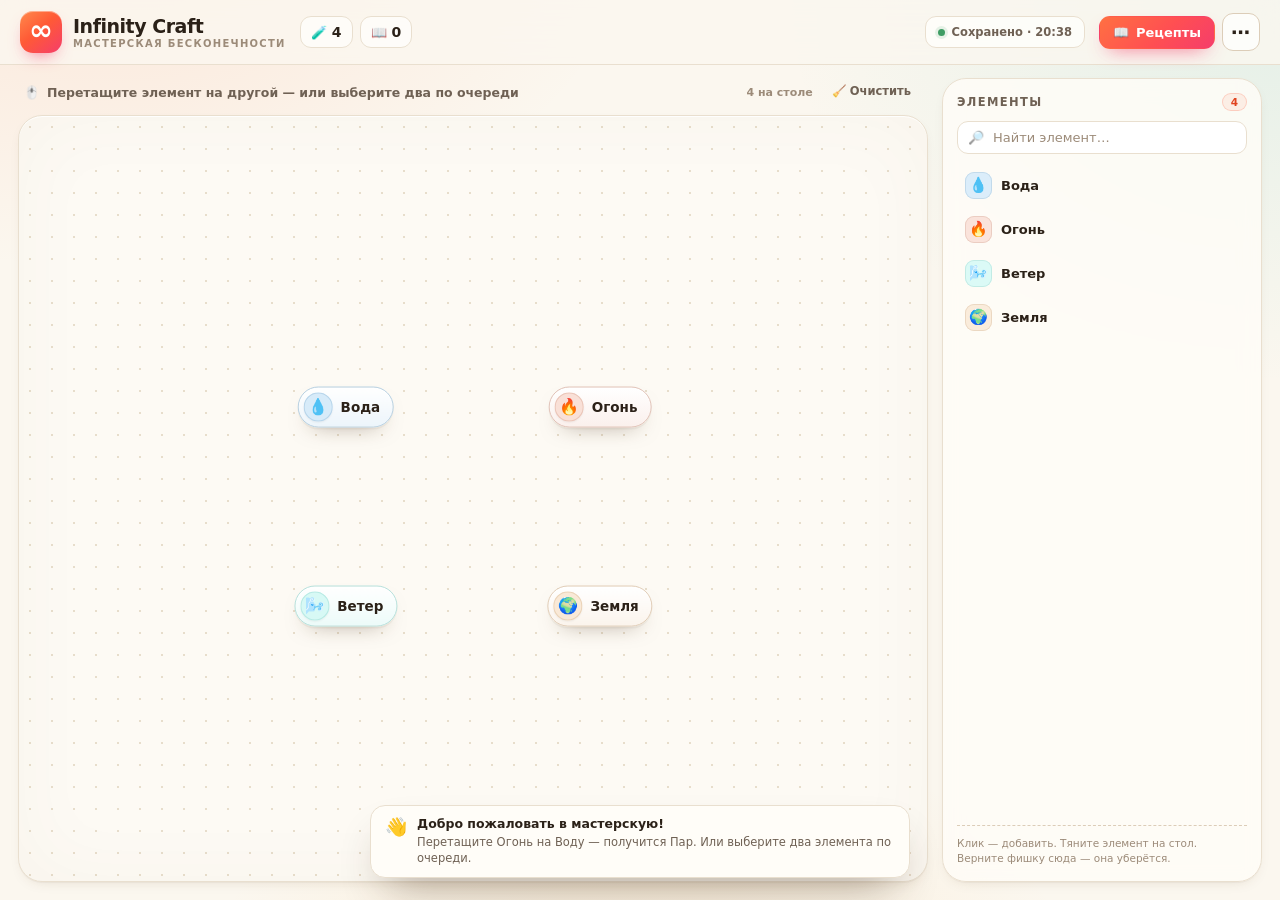
<file: index.html>
﻿<!DOCTYPE html>
<html lang="ru">
<head>
  <meta charset="utf-8">
  <meta name="viewport" content="width=device-width, initial-scale=1, viewport-fit=cover">
  <meta name="theme-color" content="#fbf7ef">
  <meta name="description" content="Infinity Craft на русском: крафты из четырёх стихий, книга рецептов и свои элементы.">
  <title>Infinity Craft — Мастерская бесконечности</title>
  <link rel="icon" href="data:image/svg+xml,%3Csvg xmlns='http://www.w3.org/2000/svg' viewBox='0 0 64 64'%3E%3Crect width='64' height='64' rx='16' fill='%23ff5a36'/%3E%3Ctext x='32' y='47' font-size='40' text-anchor='middle' fill='white' font-family='Arial'%3E%E2%88%9E%3C/text%3E%3C/svg%3E">
  <link rel="stylesheet" href="styles.css">
</head>
<body>
  <div class="app">
    <header class="topbar">
      <div class="brand">
        <div class="brand-mark" aria-hidden="true">∞</div>
        <div class="brand-text">
          <h1>Infinity Craft</h1>
          <p>мастерская бесконечности</p>
        </div>
      </div>

      <div class="stats" aria-label="Прогресс">
        <div class="stat" title="Открыто элементов">
          <span aria-hidden="true">🧪</span>
          <b id="statElements">4</b>
          <small>элементов</small>
        </div>
        <div class="stat" title="Открыто рецептов">
          <span aria-hidden="true">📖</span>
          <b id="statRecipes">0</b>
          <small>рецептов</small>
        </div>
      </div>

      <div class="topbar-spacer"></div>

      <button class="save-pill" id="savePill" type="button" title="Сохранить сейчас">
        <span class="save-dot" id="saveDot"></span>
        <span id="saveText">Сохранено</span>
      </button>

      <div class="actions">
        <button class="btn btn--primary" id="btnRecipes" type="button" title="Книга рецептов">
          <span aria-hidden="true">📖</span><span class="btn-label">Рецепты</span>
        </button>
        <button class="btn btn--icon" id="btnMenu" type="button" aria-haspopup="menu"
                aria-expanded="false" aria-controls="menu" title="Меню" aria-label="Меню">⋯</button>
      </div>
    </header>

    <main class="workspace">
      <section class="board-column" aria-label="Стол крафта">
        <div class="board-toolbar">
          <p class="board-tip"><span aria-hidden="true">🖱️</span> Перетащите элемент на другой — или выберите два по очереди</p>
          <div class="board-tools">
            <span class="board-counter" id="boardCounter">4 на столе</span>
            <button class="btn btn--tiny" id="btnClear" type="button">🧹 Очистить</button>
          </div>
        </div>

        <div class="board is-empty" id="board" aria-label="Поле для крафта">
          <div class="board-empty" id="boardEmpty">
            <div class="board-empty-art" aria-hidden="true">✦</div>
            <p>Стол пуст</p>
            <span>Добавьте элемент из панели справа</span>
          </div>
        </div>
      </section>

      <aside class="panel" aria-label="Открытые элементы">
        <div class="panel-head">
          <h2>Элементы</h2>
          <span class="panel-count" id="panelCount">4</span>
        </div>

        <label class="search">
          <span aria-hidden="true">🔎</span>
          <input id="searchInput" type="search" placeholder="Найти элемент…" autocomplete="off" spellcheck="false" aria-label="Поиск элемента">
        </label>

        <div class="elements-list" id="elementsList"></div>

        <div class="panel-foot">
          <p class="panel-hint">Клик — добавить. Тяните элемент на стол.<br>Верните фишку сюда — она уберётся.</p>
        </div>
      </aside>
    </main>
  </div>

  <div class="toasts" id="toasts" aria-live="polite" aria-atomic="false"></div>
  <div class="confetti-layer" id="confettiLayer" aria-hidden="true"></div>

  <div class="menu" id="menu" role="menu" hidden>
    <button type="button" role="menuitem" data-action="save">💾 Сохранить сейчас</button>
    <button type="button" role="menuitem" data-action="export">📤 Экспорт сохранения</button>
    <button type="button" role="menuitem" data-action="import">📥 Импорт сохранения</button>
    <button type="button" role="menuitem" data-action="sound" id="menuSound">🔊 Звук: вкл</button>
    <div class="menu-sep"></div>
    <button type="button" role="menuitem" data-action="clear">🧹 Очистить стол</button>
    <button type="button" role="menuitem" data-action="reset" class="danger">♻️ Сбросить прогресс</button>
  </div>
  <input type="file" id="importFile" accept="application/json,.json" hidden>

  <dialog class="modal" id="recipesDialog" aria-labelledby="recipesTitle">
    <div class="modal-head">
      <div>
        <h3 id="recipesTitle">Книга рецептов</h3>
        <p id="recipesSubtitle">Открытые комбинации</p>
      </div>
      <button class="modal-close" type="button" data-close aria-label="Закрыть">✕</button>
    </div>
    <div class="modal-body">
      <label class="search search--modal">
        <span aria-hidden="true">🔎</span>
        <input id="recipeSearch" type="search" placeholder="Поиск по рецептам…" autocomplete="off" spellcheck="false" aria-label="Поиск по рецептам">
      </label>
      <div class="recipe-list" id="recipeList"></div>
      <p class="recipe-count" id="recipeCount"></p>
    </div>
  </dialog>

  <dialog class="modal modal--confirm" id="confirmDialog" aria-labelledby="confirmTitle">
    <div class="confirm-icon" id="confirmIcon" aria-hidden="true">⚠️</div>
    <h3 id="confirmTitle">Подтвердите действие</h3>
    <p id="confirmText"></p>
    <div class="confirm-actions">
      <button class="btn" type="button" id="confirmCancel">Отмена</button>
      <button class="btn btn--danger" type="button" id="confirmOk">Подтвердить</button>
    </div>
  </dialog>

  <noscript>
    <div style="position:fixed;inset:0;display:grid;place-items:center;background:#fbf7ef;z-index:999;font:16px sans-serif;text-align:center;padding:24px">
      Для игры нужен включённый JavaScript.
    </div>
  </noscript>

  <script src="recipes-user.js"></script>
  <script src="recipes.js"></script>
  <script src="game.js"></script>
</body>
</html>
</file>
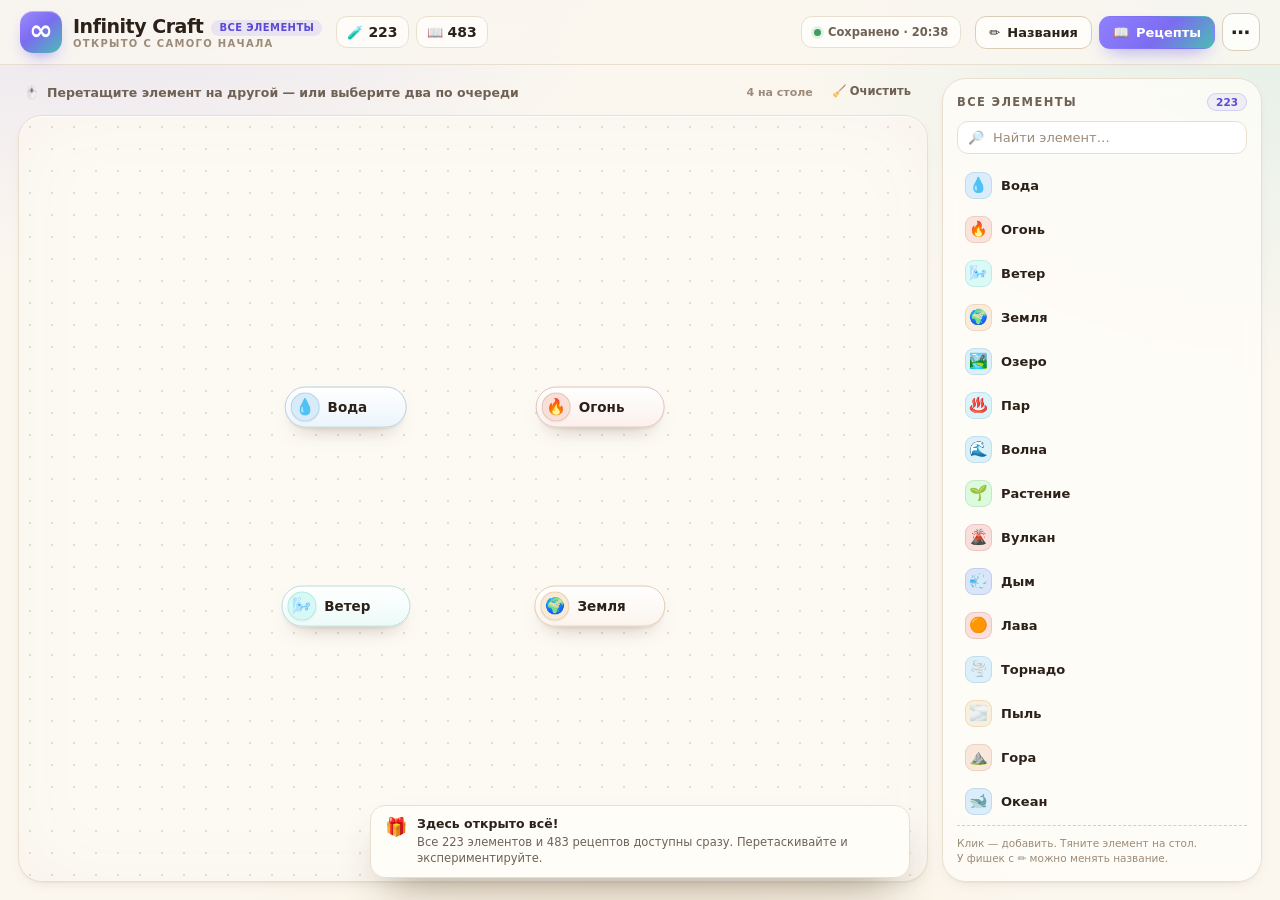
<file: all.html>
﻿<!DOCTYPE html>
<html lang="ru">
<head>
  <meta charset="utf-8">
  <meta name="viewport" content="width=device-width, initial-scale=1, viewport-fit=cover">
  <meta name="theme-color" content="#fbf7ef">
  <meta name="description" content="Infinity Craft — версия со всеми 223 элементами и 483 рецептами, открытыми сразу.">
  <title>Infinity Craft — все элементы</title>
  <link rel="icon" href="data:image/svg+xml,%3Csvg xmlns='http://www.w3.org/2000/svg' viewBox='0 0 64 64'%3E%3Crect width='64' height='64' rx='16' fill='%237c6cf0'/%3E%3Ctext x='32' y='47' font-size='40' text-anchor='middle' fill='white' font-family='Arial'%3E%E2%88%9E%3C/text%3E%3C/svg%3E">
  <link rel="stylesheet" href="styles.css">
  <link rel="stylesheet" href="all.css">
</head>
<body class="theme-all">
  <div class="app">
    <header class="topbar">
      <div class="brand">
        <div class="brand-mark" aria-hidden="true">∞</div>
        <div class="brand-text">
          <h1>Infinity Craft <span class="mode-badge">все элементы</span></h1>
          <p>открыто с самого начала</p>
        </div>
      </div>

      <div class="stats" aria-label="Прогресс">
        <div class="stat" title="Всего элементов в игре">
          <span aria-hidden="true">🧪</span>
          <b id="statElements">0</b>
          <small>элементов</small>
        </div>
        <div class="stat" title="Открыто рецептов">
          <span aria-hidden="true">📖</span>
          <b id="statRecipes">0</b>
          <small>рецептов</small>
        </div>
      </div>

      <div class="topbar-spacer"></div>

      <button class="save-pill" id="savePill" type="button" title="Сохранить сейчас">
        <span class="save-dot" id="saveDot"></span>
        <span id="saveText">Сохранено</span>
      </button>

      <div class="actions">
        <button class="btn" id="btnEditor" type="button" title="Изменить названия элементов">
          <span aria-hidden="true">✏️</span><span class="btn-label">Названия</span>
        </button>
        <button class="btn btn--primary" id="btnRecipes" type="button" title="Книга рецептов">
          <span aria-hidden="true">📖</span><span class="btn-label">Рецепты</span>
        </button>
        <button class="btn btn--icon" id="btnMenu" type="button" aria-haspopup="menu"
                aria-expanded="false" aria-controls="menu" title="Меню" aria-label="Меню">⋯</button>
      </div>
    </header>

    <main class="workspace">
      <section class="board-column" aria-label="Стол крафта">
        <div class="board-toolbar">
          <p class="board-tip"><span aria-hidden="true">🖱️</span> Перетащите элемент на другой — или выберите два по очереди</p>
          <div class="board-tools">
            <span class="board-counter" id="boardCounter">0 на столе</span>
            <button class="btn btn--tiny" id="btnClear" type="button">🧹 Очистить</button>
          </div>
        </div>

        <div class="board is-empty" id="board" aria-label="Поле для крафта">
          <div class="board-empty" id="boardEmpty">
            <div class="board-empty-art" aria-hidden="true">✦</div>
            <p>Стол пуст</p>
            <span>Все элементы уже открыты — просто перетащите их сюда</span>
          </div>
        </div>
      </section>

      <aside class="panel" aria-label="Все элементы">
        <div class="panel-head">
          <h2>Все элементы</h2>
          <span class="panel-count" id="panelCount">0</span>
        </div>

        <label class="search">
          <span aria-hidden="true">🔎</span>
          <input id="searchInput" type="search" placeholder="Найти элемент…" autocomplete="off" spellcheck="false" aria-label="Поиск элемента">
        </label>

        <div class="elements-list" id="elementsList"></div>

        <form class="quick-rename" id="quickRename" hidden autocomplete="off">
          <label class="search search--modal">
            <span aria-hidden="true">✏️</span>
            <input id="quickRenameInput" type="text" placeholder="Новое название…" spellcheck="false" aria-label="Новое название элемента">
          </label>
          <button class="btn btn--tiny" type="button" id="quickRenameCancel" title="Отменить (Esc)">Ок</button>
        </form>

        <div class="panel-foot">
          <p class="panel-hint">Клик — добавить. Тяните элемент на стол.<br>У фишек с ✏️ можно менять название.</p>
        </div>
      </aside>
    </main>
  </div>

  <div class="toasts" id="toasts" aria-live="polite" aria-atomic="false"></div>
  <div class="confetti-layer" id="confettiLayer" aria-hidden="true"></div>

  <div class="menu" id="menu" role="menu" hidden>
    <button type="button" role="menuitem" data-action="save">💾 Сохранить сейчас</button>
    <button type="button" role="menuitem" data-action="export">📤 Экспорт сохранения</button>
    <button type="button" role="menuitem" data-action="import">📥 Импорт сохранения</button>
    <button type="button" role="menuitem" data-action="sound" id="menuSound">🔊 Звук: вкл</button>
    <button type="button" role="menuitem" data-action="proposals" id="menuProposals">📝 Мои рецепты</button>
    <button type="button" role="menuitem" data-action="editor" id="menuEditor">✏️ Изменить названия</button>
    <div class="menu-sep"></div>
    <button type="button" role="menuitem" data-action="clear">🧹 Очистить стол</button>
    <button type="button" role="menuitem" data-action="reset" class="danger">♻️ Сбросить стол</button>
    <div class="menu-sep"></div>
    <a class="menu-link" href="index.html" role="menuitem">🧪 Обычная версия (с прогрессом)</a>
  </div>
  <input type="file" id="importFile" accept="application/json,.json" hidden>

  <dialog class="modal" id="recipesDialog" aria-labelledby="recipesTitle">
    <div class="modal-head">
      <div>
        <h3 id="recipesTitle">Книга рецептов</h3>
        <p id="recipesSubtitle">Открытые комбинации</p>
      </div>
      <button class="modal-close" type="button" data-close aria-label="Закрыть">✕</button>
    </div>
    <div class="modal-body">
      <label class="search search--modal">
        <span aria-hidden="true">🔎</span>
        <input id="recipeSearch" type="search" placeholder="Поиск по рецептам…" autocomplete="off" spellcheck="false" aria-label="Поиск по рецептам">
      </label>
      <div class="recipe-list" id="recipeList"></div>
      <p class="recipe-count" id="recipeCount"></p>
    </div>
  </dialog>

  <dialog class="modal modal--propose" id="proposeDialog" aria-labelledby="proposeTitle">
    <div class="modal-head">
      <div>
        <h3 id="proposeTitle">Такого рецепта пока нет</h3>
        <p id="proposeSubtitle">Выберите, что получится</p>
      </div>
      <button class="modal-close" type="button" data-close aria-label="Закрыть">✕</button>
    </div>

    <div class="modal-body propose-body">
      <div class="propose-pair">
        <div class="propose-side" id="proposeA"></div>
        <span class="mini-op">+</span>
        <div class="propose-side" id="proposeB"></div>
        <span class="recipe-arrow">→</span>
        <span class="propose-unknown" aria-hidden="true">?</span>
      </div>

      <p class="propose-note" id="proposeNote"></p>

      <form class="propose-form" id="proposeForm" autocomplete="off">
        <label class="search search--modal">
          <span aria-hidden="true">🔎</span>
          <input id="proposeInput" type="text" placeholder="Что получится? Введите элемент или имя нового…"
                 spellcheck="false" aria-label="Результат соединения">
        </label>

        <div class="propose-grid" id="proposeGrid" role="listbox" aria-label="Все элементы"></div>

        <div class="propose-actions">
          <button class="btn" type="button" id="proposeSkip">Пропустить</button>
          <button class="btn btn--danger" type="submit" id="proposeSave">✚ Сохранить рецепт</button>
        </div>
        <p class="propose-hint" id="proposeSaveHint" role="status"></p>
      </form>

      <div class="propose-footer">
        <span class="propose-count-pill">📝 У вас рецептов: <b id="proposeCount">0</b></span>
        <button class="btn btn--tiny" type="button" id="proposeApply">✅ Применить мои предложения</button>
      </div>
      <div class="proposal-list" id="proposeList"></div>
    </div>
  </dialog>

  <dialog class="modal" id="proposalsDialog" aria-labelledby="proposalsTitle">
    <div class="modal-head">
      <div>
        <h3 id="proposalsTitle">Мои рецепты</h3>
        <p>Предложения, которые будут добавлены в основную игру</p>
      </div>
      <button class="modal-close" type="button" data-close aria-label="Закрыть">✕</button>
    </div>
    <div class="modal-body">
      <div class="propose-footer">
        <span class="propose-count-pill">📝 Всего: <b id="proposalsCount">0</b></span>
        <button class="btn btn--tiny" type="button" id="proposalsCopy">📋 Скопировать все</button>
        <button class="btn btn--tiny" type="button" id="proposalsExport">📥 Скачать JSON</button>
      </div>
      <p class="propose-hint" id="proposeHint" role="status"></p>
      <div class="proposal-list" id="proposalsList"></div>
    </div>
  </dialog>

  <dialog class="modal" id="editorDialog" aria-labelledby="editorTitle">
    <div class="modal-head">
      <div>
        <h3 id="editorTitle">Изменить названия</h3>
        <p>Нажмите на элемент, чтобы переименовать его. Названия сохраняются как есть.</p>
      </div>
      <button class="modal-close" type="button" data-close aria-label="Закрыть">✕</button>
    </div>
    <div class="modal-body">
      <label class="search search--modal">
        <span aria-hidden="true">🔎</span>
        <input id="editorSearch" type="search" placeholder="Найти элемент…" autocomplete="off" spellcheck="false" aria-label="Поиск элемента">
      </label>
      <div class="editor-list" id="editorRows"></div>
      <p class="recipe-count" id="editorCount"></p>
    </div>
  </dialog>

  <dialog class="modal modal--rename" id="renameDialog" aria-labelledby="renameTitle">
    <div class="modal-head">
      <div>
        <h3 id="renameTitle">Название элемента</h3>
        <p id="renameSubtitle"></p>
      </div>
      <button class="modal-close" type="button" data-close aria-label="Закрыть">✕</button>
    </div>
    <form class="modal-body rename-body" id="renameForm" autocomplete="off">
      <label class="rename-field">
        <span>Название</span>
        <input id="renameInput" type="text" spellcheck="false" maxlength="60">
      </label>
      <label class="rename-field rename-field--emoji">
        <span>Эмодзи</span>
        <input id="renameEmoji" type="text" spellcheck="false" maxlength="8" inputmode="text">
      </label>
      <p class="propose-hint" id="renameHint" role="status"></p>
      <div class="propose-actions">
        <button class="btn" type="button" id="renameReset">↺ Вернуть прежнее</button>
        <button class="btn btn--primary" type="submit">💾 Сохранить</button>
      </div>
    </form>
  </dialog>

  <dialog class="modal modal--confirm" id="confirmDialog" aria-labelledby="confirmTitle">
    <div class="confirm-icon" id="confirmIcon" aria-hidden="true">⚠️</div>
    <h3 id="confirmTitle">Подтвердите действие</h3>
    <p id="confirmText"></p>
    <div class="confirm-actions">
      <button class="btn" type="button" id="confirmCancel">Отмена</button>
      <button class="btn btn--danger" type="button" id="confirmOk">Подтвердить</button>
    </div>
  </dialog>

  <noscript>
    <div style="position:fixed;inset:0;display:grid;place-items:center;background:#fbf7ef;z-index:999;font:16px sans-serif;text-align:center;padding:24px">
      Для игры нужен включённый JavaScript.
    </div>
  </noscript>

  <script src="recipes-user.js"></script>
  <script src="recipes.js"></script>
  <script src="config-all.js"></script>
  <script src="game.js"></script>
</body>
</html>
</file>
<file: styles.css>
/* =========================================================
   Infinity Craft — оформление
   ========================================================= */

:root {
  --paper: #fbf7ef;
  --paper-2: #f4ecdf;
  --card: #fffdf8;
  --ink: #2b2118;
  --ink-soft: #6f6154;
  --ink-faint: #9c8b79;
  --line: #e9dfcf;
  --line-strong: #dccdb8;
  --accent: #ff5a36;
  --accent-deep: #e0431f;
  --gold: #f0a93b;
  --green: #3f9d64;
  --danger: #cf3f2d;
  --radius: 24px;
  --shadow-sm: 0 1px 0 rgba(90, 60, 25, 0.04), 0 5px 16px -10px rgba(90, 60, 25, 0.28);
  --shadow-md: 0 22px 44px -22px rgba(70, 45, 20, 0.38);
  --font: "Segoe UI Variable Display", "Segoe UI", system-ui, -apple-system, "Inter", "Helvetica Neue", Arial, sans-serif;
  --emoji: "Segoe UI Emoji", "Apple Color Emoji", "Noto Color Emoji", sans-serif;
}

* { box-sizing: border-box; }

[hidden] { display: none !important; }

html, body {
  height: 100%;
  margin: 0;
}

body {
  font-family: var(--font);
  color: var(--ink);
  background: var(--paper);
  overflow: hidden;
  -webkit-font-smoothing: antialiased;
  text-rendering: optimizeLegibility;
}

body::before {
  content: "";
  position: fixed;
  inset: 0;
  z-index: -1;
  background:
    radial-gradient(900px 600px at 8% -10%, rgba(255, 138, 92, 0.16), transparent 60%),
    radial-gradient(800px 620px at 100% 0%, rgba(74, 190, 180, 0.13), transparent 62%),
    radial-gradient(700px 500px at 50% 115%, rgba(242, 169, 59, 0.14), transparent 65%),
    var(--paper);
}

button { font-family: inherit; }

button:focus-visible,
input:focus-visible,
.chip:focus-visible {
  outline: 3px solid rgba(255, 90, 54, 0.38);
  outline-offset: 2px;
}

/* ---------- каркас ---------- */

.app {
  height: 100dvh;
  display: flex;
  flex-direction: column;
  min-height: 0;
}

.topbar {
  position: relative;
  z-index: 40;
  flex: 0 0 auto;
  display: flex;
  align-items: center;
  gap: 14px;
  padding: 11px 20px;
  background: rgba(251, 247, 239, 0.82);
  border-bottom: 1px solid var(--line);
  backdrop-filter: blur(16px) saturate(1.1);
  -webkit-backdrop-filter: blur(16px) saturate(1.1);
}

.brand {
  display: flex;
  align-items: center;
  gap: 11px;
  min-width: 0;
}

.brand-mark {
  width: 42px;
  height: 42px;
  flex: 0 0 auto;
  display: grid;
  place-items: center;
  border-radius: 13px;
  background: linear-gradient(140deg, #ff8a4c 0%, #ff5a36 45%, #f53d6b 100%);
  color: #fff;
  font-size: 29px;
  font-weight: 700;
  line-height: 1;
  padding-bottom: 3px;
  box-shadow: 0 8px 18px -9px rgba(245, 61, 107, 0.9), inset 0 1px 0 rgba(255, 255, 255, 0.4);
}

.brand-text { min-width: 0; }

.brand h1 {
  margin: 0;
  font-size: 19px;
  font-weight: 800;
  letter-spacing: -0.025em;
  white-space: nowrap;
}

.brand p {
  margin: 1px 0 0;
  font-size: 10px;
  font-weight: 700;
  letter-spacing: 0.13em;
  text-transform: uppercase;
  color: var(--ink-faint);
  white-space: nowrap;
}

.topbar-spacer { flex: 1; }

.stats {
  display: flex;
  align-items: center;
  gap: 7px;
}

.stat {
  display: flex;
  align-items: center;
  gap: 5px;
  padding: 7px 11px;
  border: 1px solid var(--line);
  border-radius: 11px;
  background: rgba(255, 255, 255, 0.62);
  font-size: 13px;
  line-height: 1;
  white-space: nowrap;
}

.stat > span:first-child { font-family: var(--emoji); font-size: 13px; }
.stat b { font-size: 14px; font-weight: 800; font-variant-numeric: tabular-nums; }
.stat small { font-size: 11px; font-weight: 600; color: var(--ink-soft); }

.save-pill {
  display: inline-flex;
  align-items: center;
  gap: 7px;
  padding: 8px 12px;
  border: 1px solid var(--line);
  border-radius: 11px;
  background: rgba(255, 255, 255, 0.62);
  color: var(--ink-soft);
  font-size: 11.5px;
  font-weight: 650;
  white-space: nowrap;
  cursor: pointer;
  transition: background 0.15s, border-color 0.15s;
  font-variant-numeric: tabular-nums;
}

.save-pill:hover { background: #fff; border-color: var(--line-strong); }

.save-dot {
  width: 7px;
  height: 7px;
  border-radius: 50%;
  background: var(--green);
  box-shadow: 0 0 0 3px rgba(63, 157, 100, 0.13);
  transition: background 0.15s, box-shadow 0.15s;
}

.save-pill[data-state="saving"] .save-dot {
  background: var(--gold);
  box-shadow: 0 0 0 3px rgba(240, 169, 59, 0.16);
  animation: dot-pulse 0.9s ease-in-out infinite;
}

.save-pill[data-state="error"] {
  color: var(--danger);
  border-color: rgba(207, 63, 45, 0.4);
}
.save-pill[data-state="error"] .save-dot {
  background: var(--danger);
  box-shadow: 0 0 0 3px rgba(207, 63, 45, 0.14);
}

.actions {
  display: flex;
  align-items: center;
  gap: 7px;
}

.btn {
  display: inline-flex;
  align-items: center;
  justify-content: center;
  gap: 7px;
  padding: 9px 13px;
  border: 1px solid var(--line-strong);
  border-radius: 11px;
  background: rgba(255, 255, 255, 0.72);
  color: var(--ink);
  font: inherit;
  font-size: 13px;
  font-weight: 700;
  line-height: 1;
  white-space: nowrap;
  cursor: pointer;
  transition: transform 0.15s, background 0.15s, box-shadow 0.15s, border-color 0.15s;
}

.btn:hover {
  background: #fff;
  border-color: #cdbca4;
  transform: translateY(-1px);
  box-shadow: var(--shadow-sm);
}

.btn:active { transform: translateY(0); box-shadow: none; }

.btn--primary {
  border-color: transparent;
  color: #fff;
  background: linear-gradient(135deg, #ff7042 0%, #ff4f52 55%, #f53d6b 100%);
  box-shadow: 0 8px 20px -10px rgba(245, 61, 107, 0.9);
}

.btn--primary:hover {
  background: linear-gradient(135deg, #ff7d51 0%, #ff5a5d 55%, #f74876 100%);
  border-color: transparent;
  box-shadow: 0 12px 24px -11px rgba(245, 61, 107, 0.95);
}

.btn--icon {
  width: 38px;
  height: 38px;
  padding: 0;
  font-size: 19px;
  font-weight: 700;
  letter-spacing: 0.05em;
}

.btn--tiny {
  padding: 6px 10px;
  font-size: 11.5px;
  border-radius: 9px;
  background: transparent;
  color: var(--ink-soft);
  border-color: transparent;
}

.btn--tiny:hover { background: #fff; border-color: var(--line); }

.btn--danger {
  background: var(--danger);
  border-color: transparent;
  color: #fff;
  box-shadow: 0 8px 18px -10px rgba(207, 63, 45, 0.8);
}
.btn--danger:hover { background: #b93726; border-color: transparent; }

/* ---------- рабочая область ---------- */

.workspace {
  flex: 1;
  min-height: 0;
  display: flex;
  gap: 14px;
  padding: 13px 18px 18px;
}

.board-column {
  flex: 1;
  min-width: 0;
  min-height: 0;
  display: flex;
  flex-direction: column;
  gap: 9px;
}

.board-toolbar {
  flex: 0 0 auto;
  display: flex;
  align-items: center;
  justify-content: space-between;
  gap: 12px;
  min-height: 28px;
  padding: 0 6px;
}

.board-tip {
  margin: 0;
  display: flex;
  align-items: center;
  gap: 7px;
  font-size: 12.5px;
  font-weight: 550;
  color: var(--ink-soft);
  min-width: 0;
}

.board-tip > span { font-family: var(--emoji); }

.board-tools {
  display: flex;
  align-items: center;
  gap: 8px;
  flex: 0 0 auto;
}

.board-counter {
  font-size: 11px;
  font-weight: 650;
  color: var(--ink-faint);
  font-variant-numeric: tabular-nums;
}

.board {
  position: relative;
  flex: 1;
  min-height: 0;
  overflow: hidden;
  border: 1px solid var(--line);
  border-radius: var(--radius);
  background-color: #fdfaf4;
  background-image: radial-gradient(circle, #e7ddcb 1.05px, transparent 1.15px);
  background-size: 22px 22px;
  box-shadow:
    inset 0 1px 0 rgba(255, 255, 255, 0.9),
    inset 0 0 80px rgba(120, 85, 40, 0.035),
    var(--shadow-sm);
  touch-action: none;
  user-select: none;
  -webkit-user-select: none;
}

.board.is-empty { background-image: none; }

.board.is-empty.is-drop-target {
  background-image: radial-gradient(circle, #e7ddcb 1.05px, transparent 1.15px);
}

.board.is-drop-target {
  border-color: rgba(255, 90, 54, 0.68);
  box-shadow:
    inset 0 0 0 3px rgba(255, 90, 54, 0.12),
    inset 0 0 80px rgba(120, 85, 40, 0.035),
    var(--shadow-sm);
}

.board.is-drop-target::after {
  content: "Отпустите элемент здесь";
  position: absolute;
  top: 14px;
  left: 50%;
  z-index: 800;
  padding: 7px 13px;
  border-radius: 999px;
  background: var(--accent);
  color: #fff;
  font-size: 11px;
  font-weight: 800;
  letter-spacing: 0.015em;
  white-space: nowrap;
  pointer-events: none;
  box-shadow: 0 10px 22px -9px rgba(224, 67, 31, 0.9);
  animation: drop-hint 0.18s ease-out;
  transform: translateX(-50%);
}

.board-empty {
  position: absolute;
  inset: 0;
  display: none;
  place-content: center;
  justify-items: center;
  gap: 2px;
  text-align: center;
  pointer-events: none;
  padding: 24px;
  transition: opacity 0.15s;
}

.board.is-empty .board-empty { display: grid; }

.board.is-drop-target .board-empty { opacity: 0; }

.board-empty-art {
  width: 62px;
  height: 62px;
  display: grid;
  place-items: center;
  margin-bottom: 6px;
  border-radius: 20px;
  border: 1.5px dashed var(--line-strong);
  color: var(--line-strong);
  font-size: 28px;
  background: rgba(255, 255, 255, 0.5);
}

.board-empty p {
  margin: 0;
  font-size: 14px;
  font-weight: 750;
  color: var(--ink-soft);
}

.board-empty span {
  font-size: 12px;
  color: var(--ink-faint);
}

/* ---------- фишки элементов ---------- */

.chip {
  --h: 40;
  position: absolute;
  left: 0;
  top: 0;
  z-index: 1;
  display: inline-flex;
  align-items: center;
  gap: 8px;
  padding: 5px 13px 5px 5px;
  border: 1.5px solid hsl(var(--h) 42% 80%);
  border-radius: 999px;
  background: linear-gradient(180deg, #ffffff 0%, hsl(var(--h) 62% 95.5%) 100%);
  color: var(--ink);
  font: inherit;
  font-size: 13.5px;
  font-weight: 700;
  line-height: 1.1;
  white-space: nowrap;
  cursor: grab;
  touch-action: none;
  transform: translate(-50%, -50%);
  transition: transform 0.16s cubic-bezier(0.2, 0.8, 0.3, 1), box-shadow 0.16s, border-color 0.16s;
  box-shadow:
    0 2px 0 rgba(90, 60, 25, 0.05),
    0 10px 22px -14px rgba(70, 45, 20, 0.55),
    inset 0 1px 0 rgba(255, 255, 255, 0.95);
  animation: chip-in 0.32s cubic-bezier(0.34, 1.56, 0.64, 1);
}

.chip:hover {
  transform: translate(-50%, -50%) translateY(-2px) scale(1.02);
  box-shadow:
    0 3px 0 rgba(90, 60, 25, 0.05),
    0 16px 28px -14px rgba(70, 45, 20, 0.55),
    inset 0 1px 0 rgba(255, 255, 255, 0.95);
}

.chip:active { cursor: grabbing; }

.chip .chip-emoji {
  width: 29px;
  height: 29px;
  flex: 0 0 auto;
  display: grid;
  place-items: center;
  border-radius: 50%;
  font-family: var(--emoji);
  font-size: 16px;
  line-height: 1;
  background: hsl(var(--h) 76% 91%);
  box-shadow:
    inset 0 0 0 1px hsl(var(--h) 55% 82%),
    0 1px 2px rgba(0, 0, 0, 0.06);
}

.chip.is-dragging {
  cursor: grabbing;
  z-index: 900 !important;
  transform: translate(-50%, -50%) scale(1.07) rotate(-1.6deg);
  box-shadow:
    0 30px 50px -20px rgba(60, 35, 10, 0.5),
    inset 0 1px 0 rgba(255, 255, 255, 0.95);
  transition: none;
}

.chip.is-target {
  border-color: var(--accent);
  transform: translate(-50%, -50%) scale(1.06);
  box-shadow:
    0 0 0 4px rgba(255, 90, 54, 0.2),
    0 18px 34px -18px rgba(255, 90, 54, 0.7);
}

.chip.is-selected {
  border-color: var(--accent);
  box-shadow:
    0 0 0 3px rgba(255, 90, 54, 0.28),
    0 14px 28px -16px rgba(70, 45, 20, 0.5);
}

.chip.is-selected::after {
  content: "выбран";
  position: absolute;
  left: 50%;
  top: calc(100% + 7px);
  transform: translateX(-50%);
  padding: 2px 8px;
  border-radius: 999px;
  background: var(--accent);
  color: #fff;
  font-size: 9px;
  font-weight: 800;
  letter-spacing: 0.04em;
  text-transform: uppercase;
  pointer-events: none;
  box-shadow: 0 4px 10px -4px rgba(224, 67, 31, 0.8);
}

.chip.is-merging {
  pointer-events: none;
  animation: chip-merge 0.2s ease-in forwards;
}

.chip.is-removing {
  pointer-events: none;
  animation: chip-remove 0.22s ease-in forwards;
}

.chip.is-bump { animation: chip-bump 0.34s ease-in-out; }

.chip.is-discovered {
  animation: discovery-glow 1.1s ease-out;
}

.chip.is-returning {
  transition: left 0.24s cubic-bezier(0.22, 1, 0.36, 1), top 0.24s cubic-bezier(0.22, 1, 0.36, 1);
}

.chip.is-new { animation: chip-pop 0.5s cubic-bezier(0.34, 1.56, 0.64, 1); }

.chip-rename {
  flex: 0 0 auto;
  display: grid;
  place-items: center;
  width: 20px;
  height: 20px;
  margin-left: -2px;
  border-radius: 6px;
  font-size: 10px;
  line-height: 1;
  opacity: 0;
  cursor: pointer;
  transition: opacity 0.13s, background 0.13s;
}

.chip:hover .chip-rename,
.chip.is-renaming .chip-rename {
  opacity: 0.8;
}

.chip-rename:hover {
  opacity: 1;
  background: #fff;
}

.el-rename {
  margin-left: 4px;
}

.el-item:hover .el-rename { opacity: 1; }

.editor-list {
  display: flex;
  flex-direction: column;
  gap: 4px;
  max-height: min(56dvh, 520px);
  overflow-y: auto;
  scrollbar-width: thin;
  scrollbar-color: var(--line-strong) transparent;
}

.editor-row {
  display: flex;
  align-items: center;
}

.editor-main {
  --h: 40;
  display: flex;
  align-items: center;
  gap: 9px;
  width: 100%;
  padding: 6px 9px;
  border: 1px solid var(--line);
  border-radius: 11px;
  background: #fffdf8;
  color: var(--ink);
  font: inherit;
  font-size: 13px;
  font-weight: 650;
  text-align: left;
  cursor: pointer;
  transition: background 0.13s, border-color 0.13s, transform 0.13s;
}

.editor-main:hover {
  background: #fff;
  border-color: var(--accent);
  transform: translateX(2px);
}

.editor-main .chip-emoji {
  width: 26px;
  height: 26px;
  flex: 0 0 auto;
  display: grid;
  place-items: center;
  border-radius: 8px;
  font-family: var(--emoji);
  font-size: 15px;
  line-height: 1;
  background: hsl(var(--h) 76% 92%);
}

.editor-name {
  min-width: 0;
  overflow: hidden;
  text-overflow: ellipsis;
  white-space: nowrap;
}

.editor-note {
  margin-left: auto;
  padding: 2px 8px;
  border-radius: 999px;
  background: rgba(124, 108, 240, 0.1);
  color: var(--accent-deep);
  font-size: 10px;
  font-weight: 800;
  letter-spacing: 0.03em;
}

.modal--rename {
  width: min(460px, calc(100vw - 28px));
}

.rename-body {
  display: flex;
  flex-direction: column;
  gap: 10px;
}

.rename-field {
  display: flex;
  flex-direction: column;
  gap: 5px;
  font-size: 11px;
  font-weight: 750;
  letter-spacing: 0.05em;
  text-transform: uppercase;
  color: var(--ink-soft);
}

.rename-field input {
  padding: 9px 11px;
  border: 1.5px solid var(--line);
  border-radius: 10px;
  background: #fff;
  color: var(--ink);
  font: inherit;
  font-size: 14px;
  font-weight: 650;
  text-transform: none;
  letter-spacing: normal;
}

.rename-field input:focus {
  outline: none;
  border-color: var(--accent);
  box-shadow: 0 0 0 3px rgba(124, 108, 240, 0.15);
}

.rename-field--emoji input {
  width: 96px;
  text-align: center;
  font-size: 18px;
}

.quick-rename {
  flex: 0 0 auto;
  display: flex;
  gap: 6px;
  margin-bottom: 8px;
}

.quick-rename .search { flex: 1; margin: 0; }

.chip--ghost {
  position: fixed;
  z-index: 1200;
  pointer-events: none;
  cursor: grabbing;
  opacity: 0.97;
  animation: none;
  transition: none;
  transform: translate(-50%, -50%) rotate(-2deg) scale(1.06);
  box-shadow:
    0 30px 55px -20px rgba(60, 35, 10, 0.55),
    inset 0 1px 0 rgba(255, 255, 255, 0.95);
}

body.is-panel-dragging { cursor: grabbing; }

/* ---------- панель элементов ---------- */

.panel {
  position: relative;
  flex: 0 0 320px;
  width: 320px;
  min-height: 0;
  display: flex;
  flex-direction: column;
  padding: 14px;
  border: 1px solid var(--line);
  border-radius: var(--radius);
  background: rgba(255, 253, 248, 0.8);
  box-shadow: var(--shadow-sm);
  backdrop-filter: blur(10px);
}

.panel-head {
  display: flex;
  align-items: center;
  gap: 8px;
  margin-bottom: 10px;
}

.panel.is-remove-target {
  border-color: rgba(207, 63, 45, 0.62);
  box-shadow:
    0 0 0 3px rgba(207, 63, 45, 0.1),
    var(--shadow-sm);
}

.panel.is-remove-target::after {
  content: "Отпустите, чтобы убрать со стола";
  position: absolute;
  bottom: 10px;
  left: 50%;
  z-index: 20;
  padding: 6px 11px;
  border-radius: 999px;
  background: var(--danger);
  color: #fff;
  font-size: 10.5px;
  font-weight: 800;
  white-space: nowrap;
  pointer-events: none;
  box-shadow: 0 8px 18px -8px rgba(207, 63, 45, 0.85);
  animation: drop-hint 0.18s ease-out;
  transform: translateX(-50%);
}

.panel-head h2 {
  margin: 0;
  font-size: 11.5px;
  font-weight: 800;
  letter-spacing: 0.12em;
  text-transform: uppercase;
  color: var(--ink-soft);
}

.panel-count {
  margin-left: auto;
  padding: 2px 8px;
  border: 1px solid rgba(255, 90, 54, 0.22);
  border-radius: 999px;
  background: rgba(255, 90, 54, 0.08);
  color: var(--accent-deep);
  font-size: 10.5px;
  font-weight: 800;
  font-variant-numeric: tabular-nums;
}

.search {
  display: flex;
  align-items: center;
  gap: 7px;
  margin-bottom: 10px;
  padding: 7px 10px;
  border: 1.5px solid var(--line);
  border-radius: 11px;
  background: #fff;
  transition: border-color 0.15s, box-shadow 0.15s;
}

.search:focus-within {
  border-color: rgba(255, 90, 54, 0.55);
  box-shadow: 0 0 0 3px rgba(255, 90, 54, 0.1);
}

.search > span {
  font-family: var(--emoji);
  font-size: 13px;
  opacity: 0.65;
  flex: 0 0 auto;
}

.search input {
  width: 100%;
  min-width: 0;
  border: 0;
  background: none;
  outline: none;
  font: inherit;
  font-size: 13px;
  color: var(--ink);
}

.search input::placeholder { color: var(--ink-faint); }

.elements-list {
  flex: 1;
  min-height: 0;
  overflow-y: auto;
  overscroll-behavior: contain;
  display: flex;
  flex-direction: column;
  gap: 5px;
  padding: 2px 5px 8px 2px;
  scroll-padding-block: 6px;
  scrollbar-width: thin;
  scrollbar-color: var(--line-strong) transparent;
}

.elements-list::-webkit-scrollbar { width: 8px; }
.elements-list::-webkit-scrollbar-thumb {
  background: #e2d6c3;
  border-radius: 99px;
  border: 2px solid transparent;
  background-clip: padding-box;
}
.elements-list::-webkit-scrollbar-track { background: transparent; }

.el-item {
  --h: 40;
  flex: 0 0 auto;
  display: flex;
  align-items: center;
  gap: 9px;
  width: 100%;
  padding: 5px 9px 5px 5px;
  border: 1px solid transparent;
  border-radius: 12px;
  background: transparent;
  color: var(--ink);
  font: inherit;
  font-size: 13px;
  font-weight: 650;
  text-align: left;
  cursor: grab;
  user-select: none;
  -webkit-user-select: none;
  transition: background 0.13s, border-color 0.13s, transform 0.13s, box-shadow 0.13s, opacity 0.13s;
}

.el-item:active { cursor: grabbing; }

.el-item.is-drag-source {
  opacity: 0.36;
  transform: none;
  background: transparent;
  border-color: transparent;
  box-shadow: none;
  cursor: grabbing;
}

body.is-panel-dragging .el-item { cursor: grabbing; }

.el-item:hover {
  background: #fff;
  border-color: var(--line);
  transform: translateX(2px);
  box-shadow: var(--shadow-sm);
}

.el-item .chip-emoji {
  width: 27px;
  height: 27px;
  flex: 0 0 auto;
  display: grid;
  place-items: center;
  border-radius: 9px;
  font-family: var(--emoji);
  font-size: 15px;
  line-height: 1;
  background: hsl(var(--h) 76% 92%);
  box-shadow: inset 0 0 0 1px hsl(var(--h) 50% 84%);
}

.el-item .el-name {
  min-width: 0;
  overflow: hidden;
  text-overflow: ellipsis;
  white-space: nowrap;
}

.el-item .el-add {
  margin-left: auto;
  color: var(--ink-faint);
  font-size: 15px;
  font-weight: 700;
  opacity: 0;
  transform: translateX(-2px);
  transition: opacity 0.13s, transform 0.13s, color 0.13s;
}

.el-item:hover .el-add,
.el-item:focus-visible .el-add {
  opacity: 1;
  transform: translateX(0);
  color: var(--accent);
}

.el-item.just-found {
  animation: found-flash 1.7s ease-out;
}

.list-empty {
  padding: 22px 12px;
  text-align: center;
  font-size: 12px;
  line-height: 1.5;
  color: var(--ink-faint);
}

.panel-foot {
  flex: 0 0 auto;
  margin-top: 4px;
  padding-top: 10px;
  border-top: 1px dashed var(--line-strong);
  display: flex;
  flex-direction: column;
  gap: 8px;
}

.panel-hint {
  margin: 0;
  font-size: 10.5px;
  line-height: 1.5;
  color: var(--ink-faint);
}

/* ---------- тосты ---------- */

.toasts {
  position: fixed;
  left: 50%;
  bottom: 22px;
  z-index: 300;
  display: flex;
  flex-direction: column;
  align-items: center;
  gap: 8px;
  width: min(540px, calc(100vw - 28px));
  transform: translateX(-50%);
  pointer-events: none;
}

.toast {
  display: flex;
  align-items: flex-start;
  gap: 10px;
  max-width: 100%;
  padding: 10px 14px;
  border: 1px solid var(--line);
  border-radius: 15px;
  background: var(--card);
  box-shadow: 0 22px 45px -18px rgba(60, 35, 10, 0.45);
  animation: toast-in 0.28s cubic-bezier(0.22, 1, 0.36, 1);
  pointer-events: none;
}

.toast.is-out { animation: toast-out 0.2s ease-in forwards; }

.toast-icon {
  flex: 0 0 auto;
  font-family: var(--emoji);
  font-size: 18px;
  line-height: 1.25;
}

.toast-body { min-width: 0; }

.toast strong {
  display: block;
  font-size: 12.5px;
  font-weight: 800;
  line-height: 1.35;
}

.toast-text {
  display: block;
  margin-top: 1px;
  font-size: 11.5px;
  line-height: 1.45;
  color: var(--ink-soft);
}

.toast strong + .toast-text { margin-top: 1px; }

.toast--gold {
  border-color: rgba(240, 169, 59, 0.55);
  background: linear-gradient(135deg, #fffdf6 0%, #fff4dd 100%);
}

.toast--error {
  border-color: rgba(207, 63, 45, 0.4);
  background: #fff7f4;
}

.toast-chips {
  display: flex;
  align-items: center;
  flex-wrap: wrap;
  gap: 5px;
  margin-top: 6px;
}

.mini-chip {
  --h: 40;
  display: inline-flex;
  align-items: center;
  gap: 5px;
  padding: 3px 8px 3px 3px;
  border: 1px solid hsl(var(--h) 45% 82%);
  border-radius: 999px;
  background: hsl(var(--h) 70% 96%);
  font-size: 11px;
  font-weight: 700;
  line-height: 1.15;
}

.mini-chip .chip-emoji {
  width: 21px;
  height: 21px;
  display: grid;
  place-items: center;
  border-radius: 50%;
  background: hsl(var(--h) 76% 91%);
  font-family: var(--emoji);
  font-size: 12px;
  line-height: 1;
}

.mini-op {
  font-size: 11px;
  font-weight: 800;
  color: var(--ink-faint);
  padding: 0 2px;
}

/* ---------- конфетти ---------- */

.confetti-layer {
  position: fixed;
  inset: 0;
  z-index: 400;
  overflow: hidden;
  pointer-events: none;
}

.confetti {
  position: absolute;
  width: 8px;
  height: 8px;
  border-radius: 2px;
  will-change: transform, opacity;
  animation: confetti-burst 0.95s cubic-bezier(0.18, 0.7, 0.3, 1) forwards;
}

/* ---------- меню ---------- */

.menu {
  position: fixed;
  z-index: 250;
  min-width: 238px;
  padding: 6px;
  border: 1px solid var(--line);
  border-radius: 14px;
  background: var(--card);
  box-shadow: 0 30px 60px -22px rgba(60, 35, 10, 0.5);
  display: flex;
  flex-direction: column;
  gap: 1px;
}

.menu[hidden] { display: none; }

.menu button {
  display: flex;
  align-items: center;
  gap: 9px;
  width: 100%;
  padding: 9px 10px;
  border: 0;
  border-radius: 9px;
  background: none;
  color: var(--ink);
  font: inherit;
  font-size: 12.5px;
  font-weight: 650;
  text-align: left;
  cursor: pointer;
}

.menu button:hover { background: var(--paper-2); }
.menu button.danger { color: var(--danger); }
.menu button.danger:hover { background: rgba(207, 63, 45, 0.08); }

.menu-sep {
  height: 1px;
  margin: 4px 6px;
  background: var(--line);
}

.menu-link {
  display: flex;
  align-items: center;
  gap: 9px;
  padding: 9px 10px;
  border-radius: 9px;
  color: var(--ink);
  font-size: 12.5px;
  font-weight: 650;
  text-decoration: none;
}

.menu-link:hover {
  background: var(--paper-2);
}

/* ---------- модальные окна ---------- */

.modal {
  width: min(640px, calc(100vw - 28px));
  max-height: min(84dvh, 780px);
  margin: auto;
  padding: 0;
  border: 0;
  border-radius: 22px;
  background: var(--card);
  color: var(--ink);
  box-shadow: 0 45px 100px -35px rgba(40, 20, 0, 0.6);
}

.modal[open] {
  display: flex;
  flex-direction: column;
  animation: modal-in 0.22s cubic-bezier(0.22, 1, 0.36, 1);
}

.modal::backdrop {
  background: rgba(43, 30, 18, 0.42);
  backdrop-filter: blur(4px);
}

.modal-head {
  flex: 0 0 auto;
  display: flex;
  align-items: flex-start;
  gap: 12px;
  padding: 18px 20px 13px;
  border-bottom: 1px solid var(--line);
}

.modal-head h3 {
  margin: 0;
  font-size: 18px;
  font-weight: 800;
  letter-spacing: -0.015em;
}

.modal-head p {
  margin: 3px 0 0;
  font-size: 11.5px;
  color: var(--ink-soft);
}

.modal-close {
  margin-left: auto;
  flex: 0 0 auto;
  width: 32px;
  height: 32px;
  display: grid;
  place-items: center;
  border: 1px solid var(--line);
  border-radius: 9px;
  background: #fff;
  color: var(--ink-soft);
  font-size: 13px;
  font-weight: 700;
  cursor: pointer;
  transition: background 0.15s, color 0.15s;
}

.modal-close:hover { background: var(--paper-2); color: var(--ink); }

.modal-body {
  min-height: 0;
  overflow-y: auto;
  padding: 14px 20px 20px;
  display: flex;
  flex-direction: column;
  gap: 11px;
  scrollbar-width: thin;
  scrollbar-color: var(--line-strong) transparent;
}

.modal-body::-webkit-scrollbar { width: 8px; }
.modal-body::-webkit-scrollbar-thumb { background: #e2d6c3; border-radius: 99px; }

.search--modal { margin-bottom: 0; flex: 0 0 auto; }

.recipe-list {
  display: flex;
  flex-direction: column;
  gap: 7px;
}

.recipe-row {
  display: flex;
  align-items: center;
  flex-wrap: wrap;
  gap: 7px;
  padding: 9px 11px;
  border: 1px solid var(--line);
  border-radius: 13px;
  background: #fffdf8;
}

.recipe-arrow {
  color: var(--ink-faint);
  font-size: 12px;
  font-weight: 800;
  padding: 0 1px;
}

.recipe-count {
  font-size: 11.5px;
  color: var(--ink-faint);
  text-align: center;
  padding: 10px 0 0;
}

.recipe-divider {
  margin: 6px 0 0;
  font-size: 11px;
  font-weight: 750;
  letter-spacing: 0.06em;
  text-transform: uppercase;
  color: var(--ink-faint);
}

.recipe-row.is-unfound {
  border-style: dashed;
  background: transparent;
  opacity: 0.72;
}

.recipes-empty {
  padding: 34px 14px;
  text-align: center;
  font-size: 12.5px;
  line-height: 1.55;
  color: var(--ink-faint);
}

.recipes-empty b {
  display: block;
  margin-bottom: 3px;
  color: var(--ink-soft);
  font-size: 13px;
}

/* подтверждение */

.modal--confirm {
  width: min(420px, calc(100vw - 28px));
  padding: 24px 22px 20px;
  text-align: center;
  align-items: center;
}

.confirm-icon {
  width: 54px;
  height: 54px;
  display: grid;
  place-items: center;
  margin-bottom: 12px;
  border-radius: 17px;
  background: rgba(255, 90, 54, 0.1);
  font-family: var(--emoji);
  font-size: 26px;
}

.modal--confirm h3 {
  margin: 0 0 6px;
  font-size: 18px;
  font-weight: 800;
}

.modal--confirm p {
  margin: 0;
  font-size: 12.5px;
  line-height: 1.55;
  color: var(--ink-soft);
}

.confirm-actions {
  display: flex;
  gap: 8px;
  margin-top: 20px;
  width: 100%;
}

.confirm-actions .btn { flex: 1; }

/* ---------- предложение рецепта (all.html) ---------- */

.modal--propose {
  width: min(660px, calc(100vw - 28px));
}

.propose-body {
  gap: 12px;
}

.propose-pair {
  display: flex;
  align-items: center;
  flex-wrap: wrap;
  gap: 8px;
  padding: 12px;
  border-radius: 14px;
  background: linear-gradient(180deg, #fffdf8, #f8f1e6);
  border: 1px solid var(--line);
}

.propose-unknown {
  width: 34px;
  height: 34px;
  display: grid;
  place-items: center;
  border: 1.5px dashed var(--line-strong);
  border-radius: 50%;
  color: var(--ink-faint);
  font-size: 18px;
  font-weight: 800;
  background: #fff;
}

.propose-note {
  margin: 0;
  font-size: 12.5px;
  line-height: 1.5;
  color: var(--ink-soft);
}

.propose-form {
  display: flex;
  flex-direction: column;
  gap: 9px;
}

.propose-grid {
  display: flex;
  flex-wrap: wrap;
  gap: 6px;
  align-content: flex-start;
  max-height: 232px;
  overflow-y: auto;
  padding: 8px;
  border: 1px dashed var(--line-strong);
  border-radius: 12px;
  background: #fff;
  scrollbar-width: thin;
  scrollbar-color: var(--line-strong) transparent;
}

.propose-chip {
  --h: 40;
  display: inline-flex;
  align-items: center;
  gap: 7px;
  padding: 4px 10px 4px 4px;
  border: 1.5px solid hsl(var(--h) 42% 82%);
  border-radius: 999px;
  background: hsl(var(--h) 68% 96%);
  color: var(--ink);
  font: inherit;
  font-size: 12px;
  font-weight: 700;
  white-space: nowrap;
  cursor: pointer;
  transition: transform 0.12s, box-shadow 0.12s, border-color 0.12s, background 0.12s;
}

.propose-chip:hover {
  transform: translateY(-1px);
  box-shadow: 0 6px 14px -8px rgba(70, 45, 20, 0.5);
}

.propose-chip .chip-emoji {
  width: 24px;
  height: 24px;
  flex: 0 0 auto;
  display: grid;
  place-items: center;
  border-radius: 50%;
  font-family: var(--emoji);
  font-size: 13px;
  line-height: 1;
  background: hsl(var(--h) 76% 91%);
  box-shadow: inset 0 0 0 1px hsl(var(--h) 55% 82%);
}

.propose-chip.is-selected {
  border-color: var(--accent);
  background: hsl(var(--h) 80% 92%);
  box-shadow: 0 0 0 3px rgba(124, 108, 240, 0.18);
}

.propose-actions {
  display: flex;
  gap: 8px;
}

.propose-actions .btn {
  flex: 1;
}

.propose-hint {
  margin: 0;
  min-height: 16px;
  font-size: 11.5px;
  font-weight: 650;
  line-height: 1.4;
  color: var(--green);
}

.propose-hint.is-error {
  color: var(--danger);
}

.propose-footer {
  display: flex;
  align-items: center;
  flex-wrap: wrap;
  gap: 8px;
  padding-top: 4px;
  border-top: 1px dashed var(--line-strong);
}

.propose-count-pill {
  margin-right: auto;
  padding: 3px 10px;
  border-radius: 999px;
  border: 1px solid rgba(124, 108, 240, 0.25);
  background: rgba(124, 108, 240, 0.08);
  color: var(--accent-deep);
  font-size: 11px;
  font-weight: 750;
}

.proposal-list {
  display: flex;
  flex-direction: column;
  gap: 7px;
}

.proposal-row {
  display: flex;
  align-items: center;
  justify-content: space-between;
  flex-wrap: wrap;
  gap: 6px;
  padding: 7px 9px;
  border: 1px solid var(--line);
  border-radius: 12px;
  background: #fffdf8;
}

.proposal-row-chips {
  display: flex;
  align-items: center;
  flex-wrap: wrap;
  gap: 5px;
}

.proposal-row-actions {
  display: flex;
  gap: 4px;
  margin-left: auto;
}

/* ---------- анимации ---------- */

@keyframes chip-in {
  from { opacity: 0; transform: translate(-50%, -50%) scale(0.82); }
  to { opacity: 1; transform: translate(-50%, -50%) scale(1); }
}

@keyframes chip-pop {
  0% { opacity: 0; transform: translate(-50%, -50%) scale(0.25); }
  55% { opacity: 1; }
  100% { opacity: 1; transform: translate(-50%, -50%) scale(1); }
}

@keyframes chip-merge {
  to {
    opacity: 0;
    transform: translate(-50%, -50%) scale(0.15) rotate(10deg);
    filter: blur(2px);
  }
}

@keyframes chip-remove {
  to {
    opacity: 0;
    transform: translate(-50%, -50%) scale(0.2);
    filter: blur(2px);
  }
}

@keyframes chip-bump {
  0%, 100% { transform: translate(-50%, -50%); }
  20% { transform: translate(calc(-50% - 6px), -50%) rotate(-2deg); }
  45% { transform: translate(calc(-50% + 6px), -50%) rotate(2deg); }
  70% { transform: translate(calc(-50% - 3px), -50%); }
}

@keyframes discovery-glow {
  0% { box-shadow: 0 0 0 0 rgba(240, 169, 59, 0.75), 0 10px 22px -14px rgba(70, 45, 20, 0.55); }
  70% { box-shadow: 0 0 0 16px rgba(240, 169, 59, 0), 0 10px 22px -14px rgba(70, 45, 20, 0.55); }
  100% { box-shadow: 0 2px 0 rgba(90, 60, 25, 0.05), 0 10px 22px -14px rgba(70, 45, 20, 0.55); }
}

@keyframes found-flash {
  0% { background: rgba(240, 169, 59, 0.28); border-color: rgba(240, 169, 59, 0.6); }
  100% { background: transparent; border-color: transparent; }
}

@keyframes toast-in {
  from { opacity: 0; transform: translateY(14px) scale(0.97); }
  to { opacity: 1; transform: translateY(0) scale(1); }
}

@keyframes drop-hint {
  from { opacity: 0; transform: translate(-50%, -6px); }
  to { opacity: 1; transform: translate(-50%, 0); }
}

@keyframes toast-out {
  to { opacity: 0; transform: translateY(8px) scale(0.98); }
}

@keyframes confetti-burst {
  0% { transform: translate(0, 0) rotate(0deg); opacity: 1; }
  100% { transform: translate(var(--dx), var(--dy)) rotate(var(--rot)); opacity: 0; }
}

@keyframes modal-in {
  from { opacity: 0; transform: translateY(10px) scale(0.98); }
  to { opacity: 1; transform: translateY(0) scale(1); }
}

@keyframes dot-pulse {
  0%, 100% { opacity: 1; }
  50% { opacity: 0.45; }
}

/* ---------- адаптивность ---------- */

@media (max-width: 1280px) {
  .stat small { display: none; }
  .stat { padding: 8px 10px; }
}

@media (max-width: 1100px) {
  .brand p { display: none; }
  .btn-label { display: none; }
  .btn:not(.btn--icon):not(.btn--tiny) { width: 38px; height: 38px; padding: 0; font-size: 16px; }
  .save-pill { font-size: 11px; }
}

@media (max-width: 900px) {
  .workspace {
    flex-direction: column;
    gap: 10px;
    padding: 10px 12px 12px;
  }

  .board-column { flex: 1; min-height: 0; }

  .toasts {
    top: 108px;
    bottom: auto;
  }

  .panel {
    flex: 0 0 auto;
    width: 100%;
    height: 33dvh;
    min-height: 205px;
    padding: 11px;
    border-radius: 18px;
  }

  .panel-foot { display: none; }

  .elements-list {
    flex-direction: row;
    flex-wrap: wrap;
    align-content: flex-start;
    gap: 5px;
  }

  .el-item {
    width: auto;
    max-width: 100%;
    flex: 0 0 auto;
    padding: 4px 9px 4px 4px;
    border-color: var(--line);
    background: #fff;
  }

  .el-item .el-add { display: none; }
  .el-item:hover { transform: none; }
  .elements-list .list-empty { width: 100%; padding: 14px; }

  .board-empty-art { width: 52px; height: 52px; font-size: 24px; border-radius: 16px; }
}

@media (max-width: 760px) {
  .topbar { gap: 8px; padding: 9px 12px; }
  .brand { gap: 9px; }
  .brand-mark { width: 36px; height: 36px; font-size: 25px; border-radius: 11px; }

  .stats { display: none; }
  .save-pill { padding: 6px 7px; border-radius: 9px; }
  .save-pill #saveText { display: none; }

  .actions { gap: 5px; }
  .btn { padding: 8px 10px; border-radius: 10px; }
  .btn--icon { width: 36px; height: 36px; }
  .btn:not(.btn--icon):not(.btn--tiny) { width: 36px; height: 36px; font-size: 15px; }

  .workspace { padding: 8px 9px 9px; gap: 8px; }
  .board-toolbar { padding: 0 3px; }
  .board-tip { font-size: 11.5px; gap: 5px; }
  .board-counter { display: none; }

  .board { border-radius: 18px; }
  .panel { border-radius: 18px; }

  .toasts { bottom: 14px; }

  .modal-head { padding: 15px 15px 11px; }
  .modal-body { padding: 12px 15px 15px; }
  .modal--confirm { padding: 22px 18px 18px; }
}

@media (max-width: 400px) {
  .brand h1 { font-size: 16px; }
  .board-tip { font-size: 10.5px; }
  .board-tip > span { display: none; }
  .modal { width: calc(100vw - 18px); }
}

@media (prefers-reduced-motion: reduce) {
  *,
  *::before,
  *::after {
    animation-duration: 0.001ms !important;
    animation-iteration-count: 1 !important;
    transition-duration: 0.001ms !important;
  }
}
</file>
<file: all.css>
/* Версия «все элементы»: фиолетовый акцент и бейдж режима. */

body.theme-all {
  --accent: #7c6cf0;
  --accent-deep: #5b4ad6;
}

body.theme-all::before {
  background:
    radial-gradient(900px 600px at 8% -10%, rgba(124, 108, 240, 0.16), transparent 60%),
    radial-gradient(800px 620px at 100% 0%, rgba(74, 190, 180, 0.13), transparent 62%),
    radial-gradient(700px 500px at 50% 115%, rgba(242, 169, 59, 0.12), transparent 65%),
    var(--paper);
}

body.theme-all .brand-mark {
  background: linear-gradient(140deg, #9b8cff 0%, #7c6cf0 45%, #4abeb4 100%);
  box-shadow: 0 8px 18px -9px rgba(124, 108, 240, 0.95), inset 0 1px 0 rgba(255, 255, 255, 0.4);
}

body.theme-all .btn--primary {
  background: linear-gradient(135deg, #8f80ff 0%, #7c6cf0 55%, #4abeb4 100%);
  box-shadow: 0 8px 20px -10px rgba(124, 108, 240, 0.95);
}

body.theme-all .btn--primary:hover {
  background: linear-gradient(135deg, #9b8dff 0%, #8877f5 55%, #54c8be 100%);
  box-shadow: 0 12px 24px -11px rgba(124, 108, 240, 1);
}

body.theme-all button:focus-visible,
body.theme-all input:focus-visible,
body.theme-all .chip:focus-visible {
  outline-color: rgba(124, 108, 240, 0.4);
}

body.theme-all .search:focus-within {
  border-color: rgba(124, 108, 240, 0.55);
  box-shadow: 0 0 0 3px rgba(124, 108, 240, 0.1);
}

body.theme-all .panel-count {
  border-color: rgba(124, 108, 240, 0.25);
  background: rgba(124, 108, 240, 0.09);
  color: var(--accent-deep);
}

body.theme-all .chip.is-selected,
body.theme-all .chip.is-target {
  border-color: var(--accent);
  box-shadow:
    0 0 0 3px rgba(124, 108, 240, 0.26),
    0 14px 28px -16px rgba(70, 45, 20, 0.5);
}

body.theme-all .chip.is-selected::after {
  background: var(--accent);
}

body.theme-all .board.is-drop-target {
  border-color: rgba(124, 108, 240, 0.68);
  box-shadow:
    inset 0 0 0 3px rgba(124, 108, 240, 0.12),
    inset 0 0 80px rgba(120, 85, 40, 0.035),
    var(--shadow-sm);
}

body.theme-all .board.is-drop-target::after {
  background: var(--accent);
}

body.theme-all .el-add {
  color: var(--accent);
}

body.theme-all .el-item:hover .el-add {
  color: var(--accent-deep);
}

.mode-badge {
  display: inline-block;
  margin-left: 2px;
  padding: 2px 8px 3px;
  border-radius: 999px;
  vertical-align: 2px;
  background: rgba(124, 108, 240, 0.12);
  color: #5b4ad6;
  font-size: 10px;
  font-weight: 800;
  letter-spacing: 0.04em;
  text-transform: uppercase;
  white-space: nowrap;
}

.menu-link:hover {
  background: var(--paper-2);
}

@media (max-width: 760px) {
  .mode-badge { display: none; }
}
</file>
